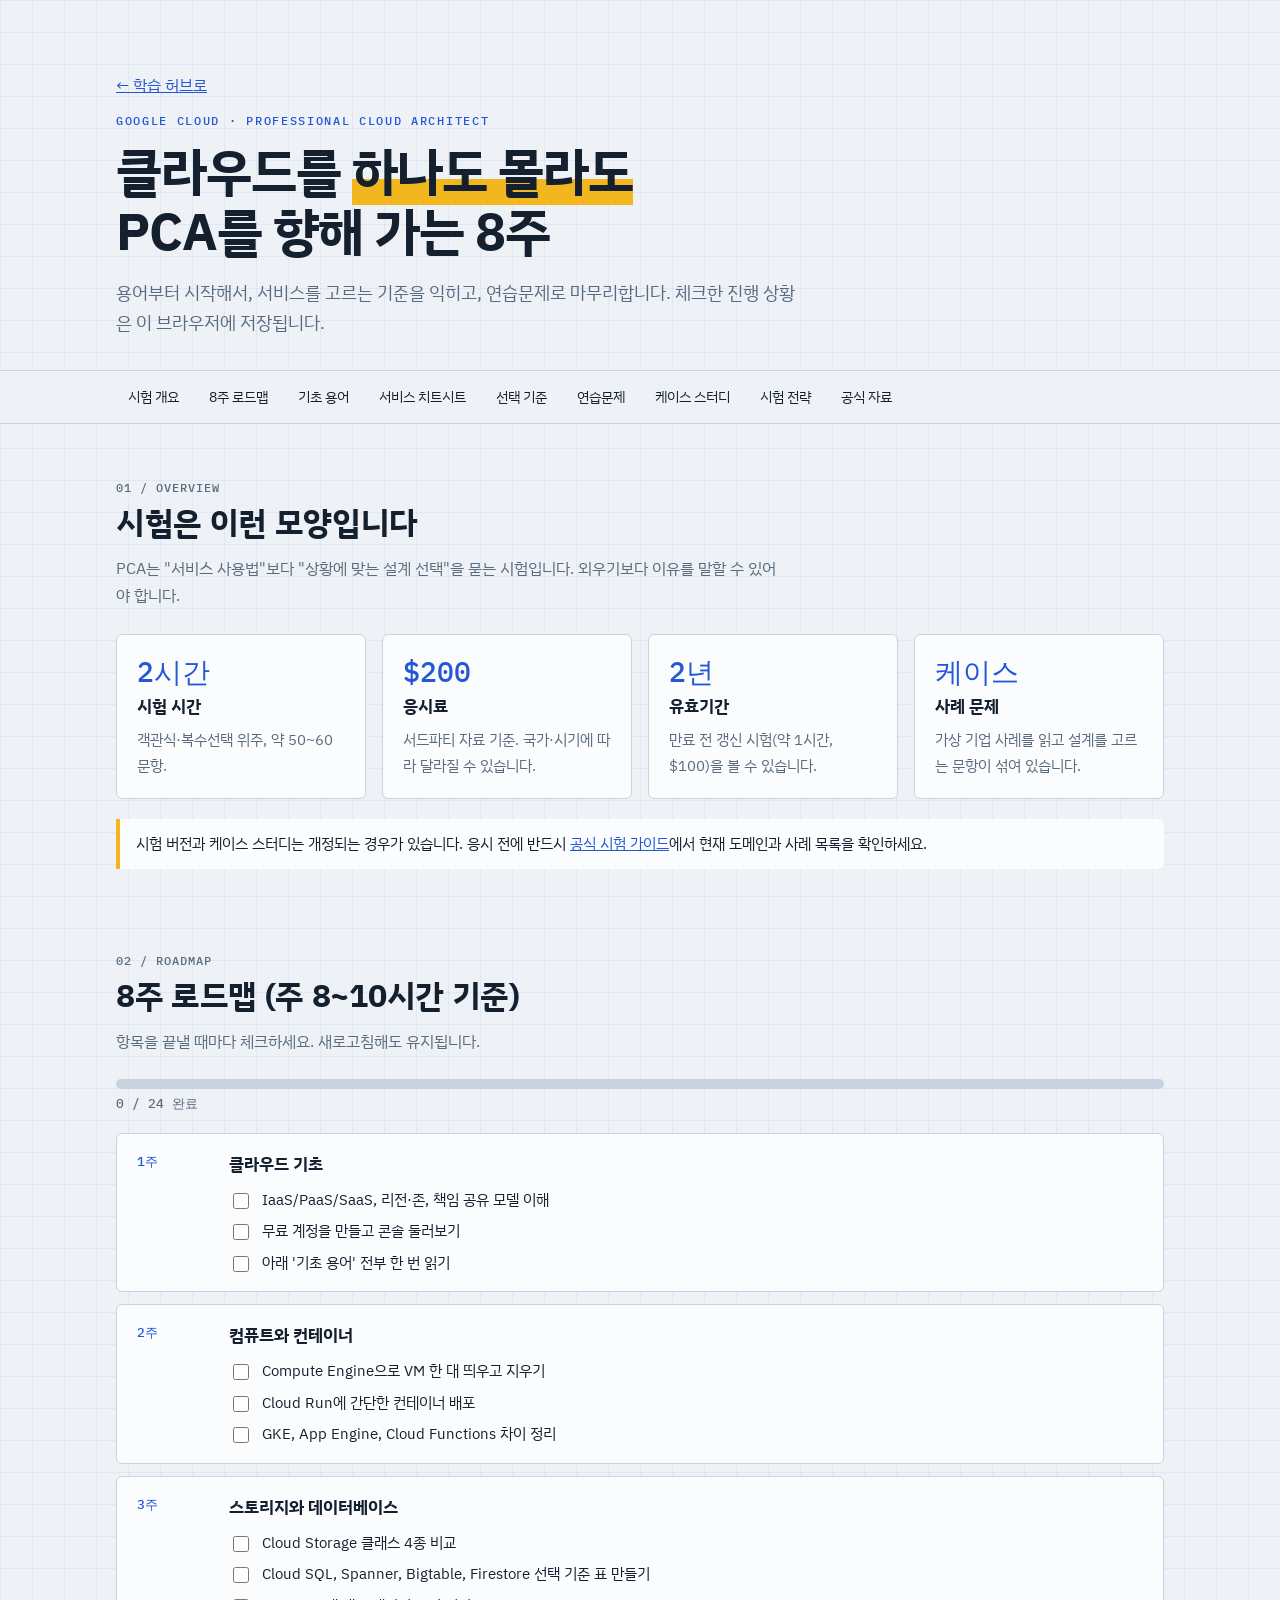
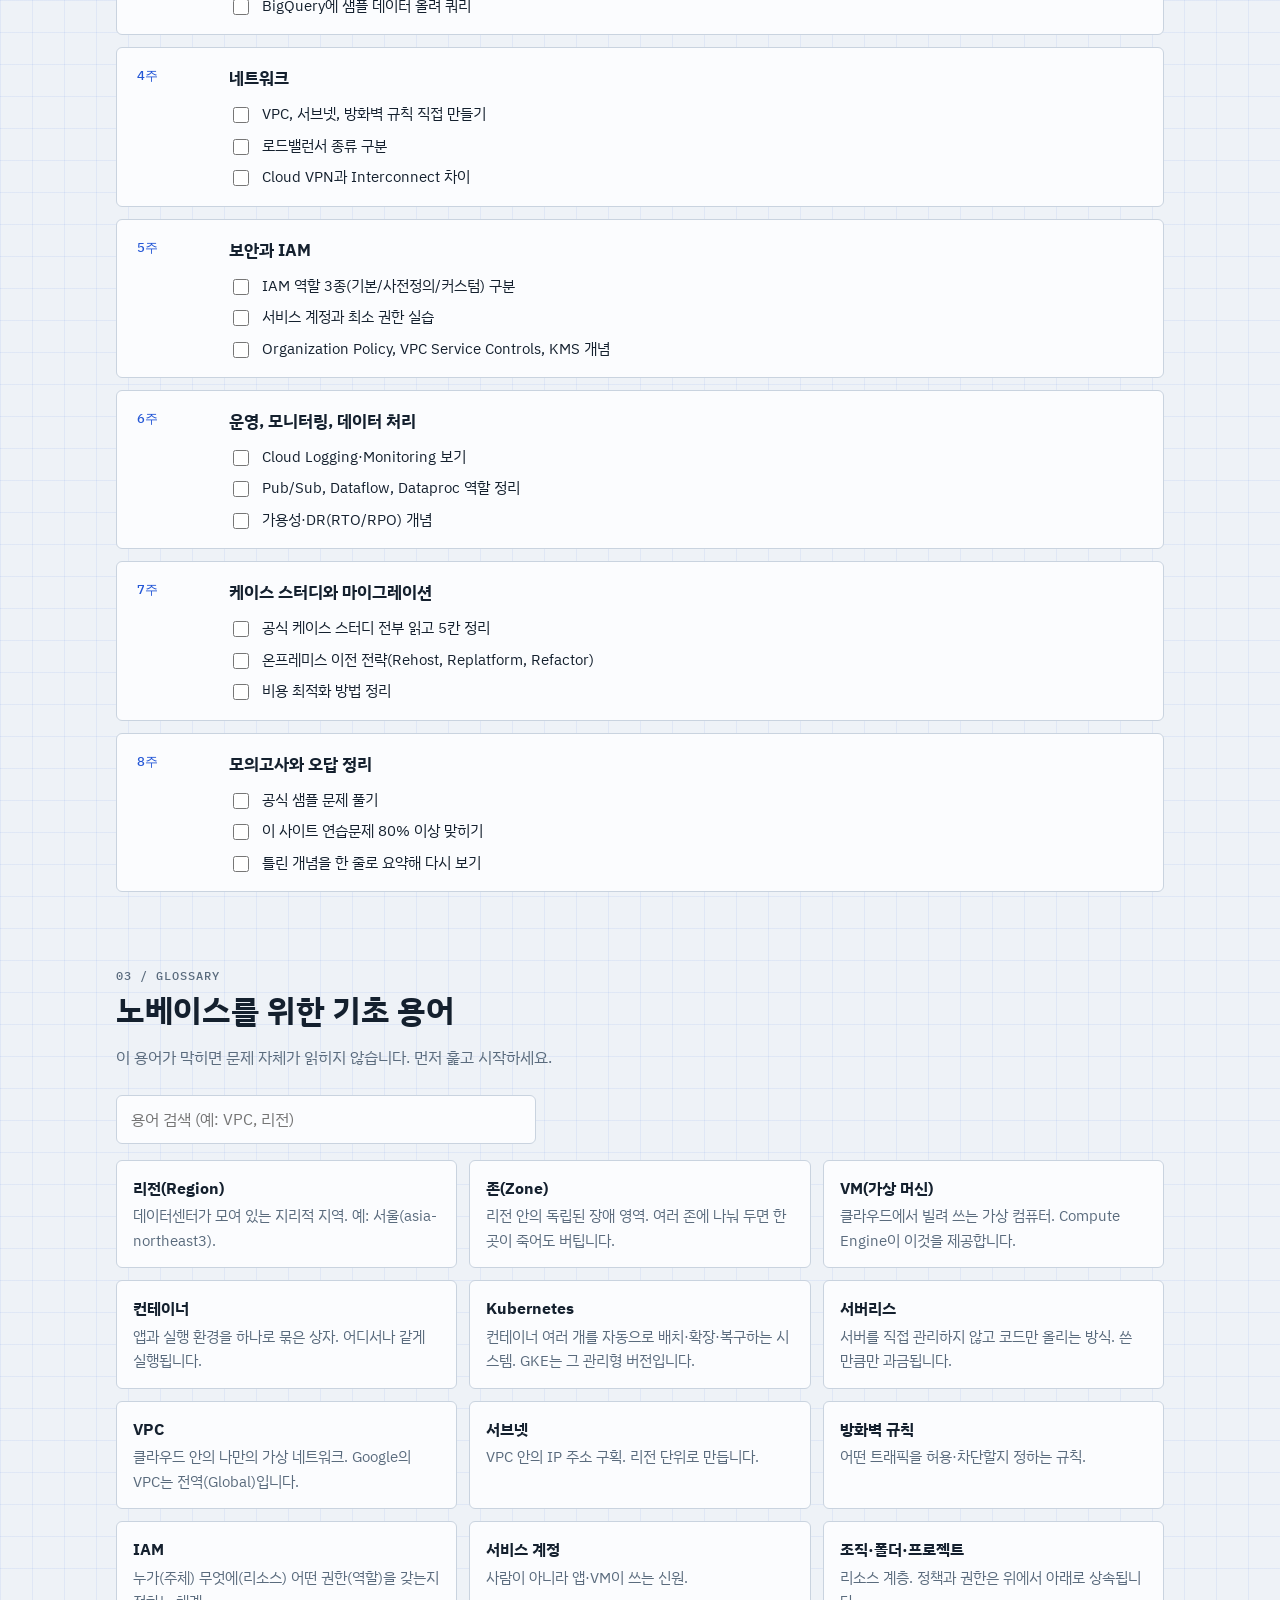
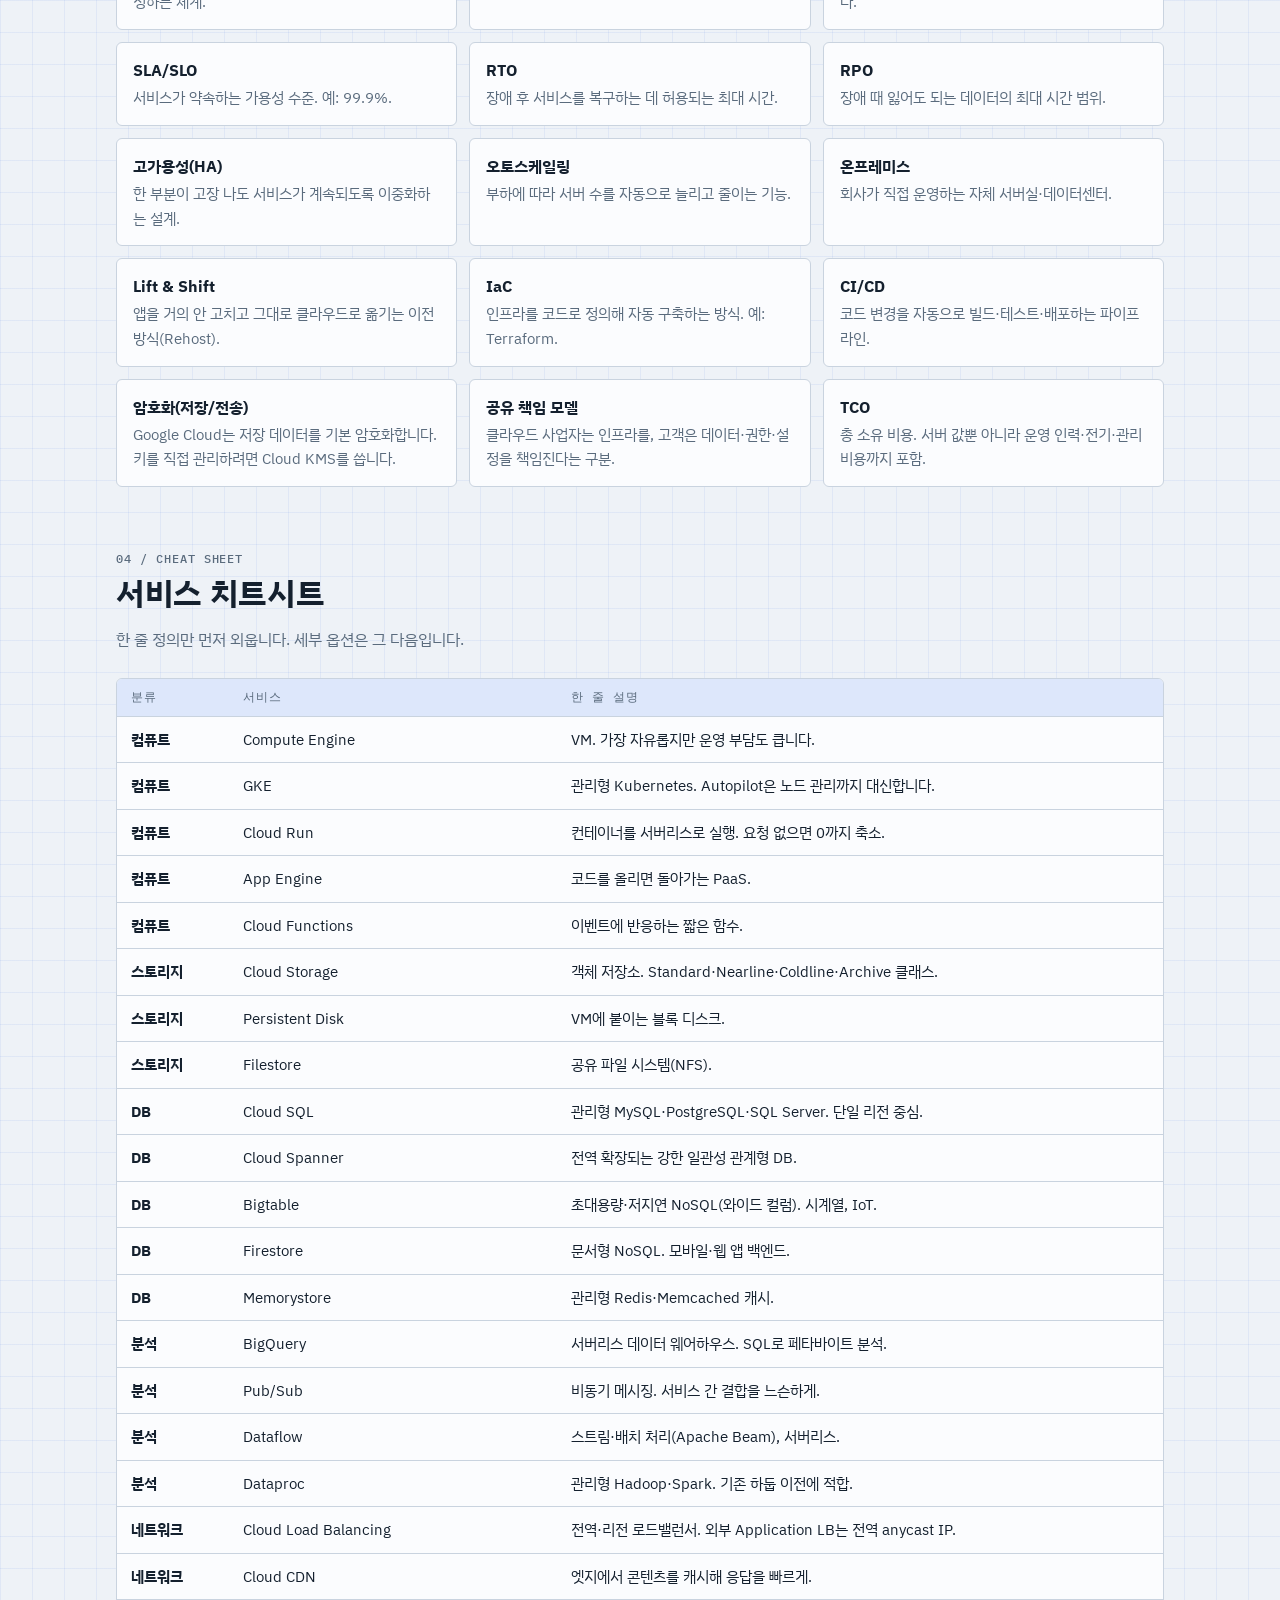
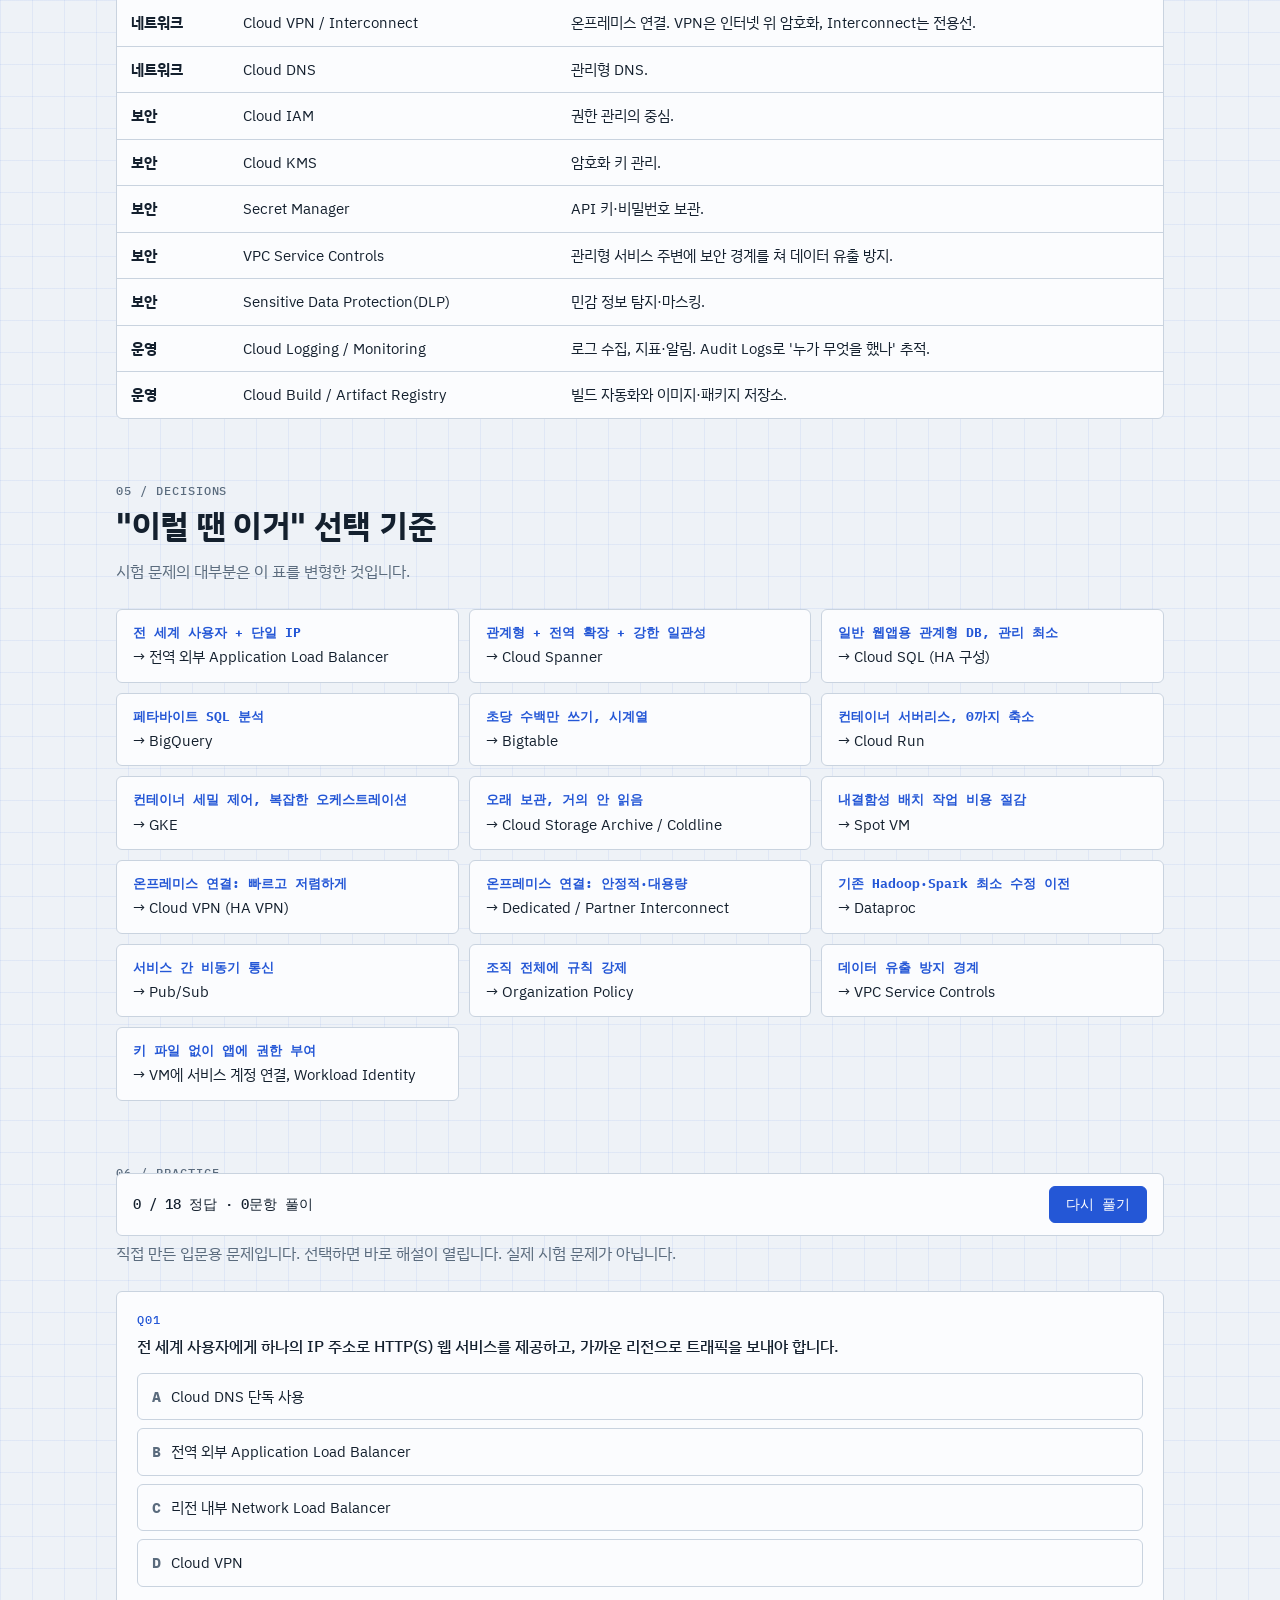
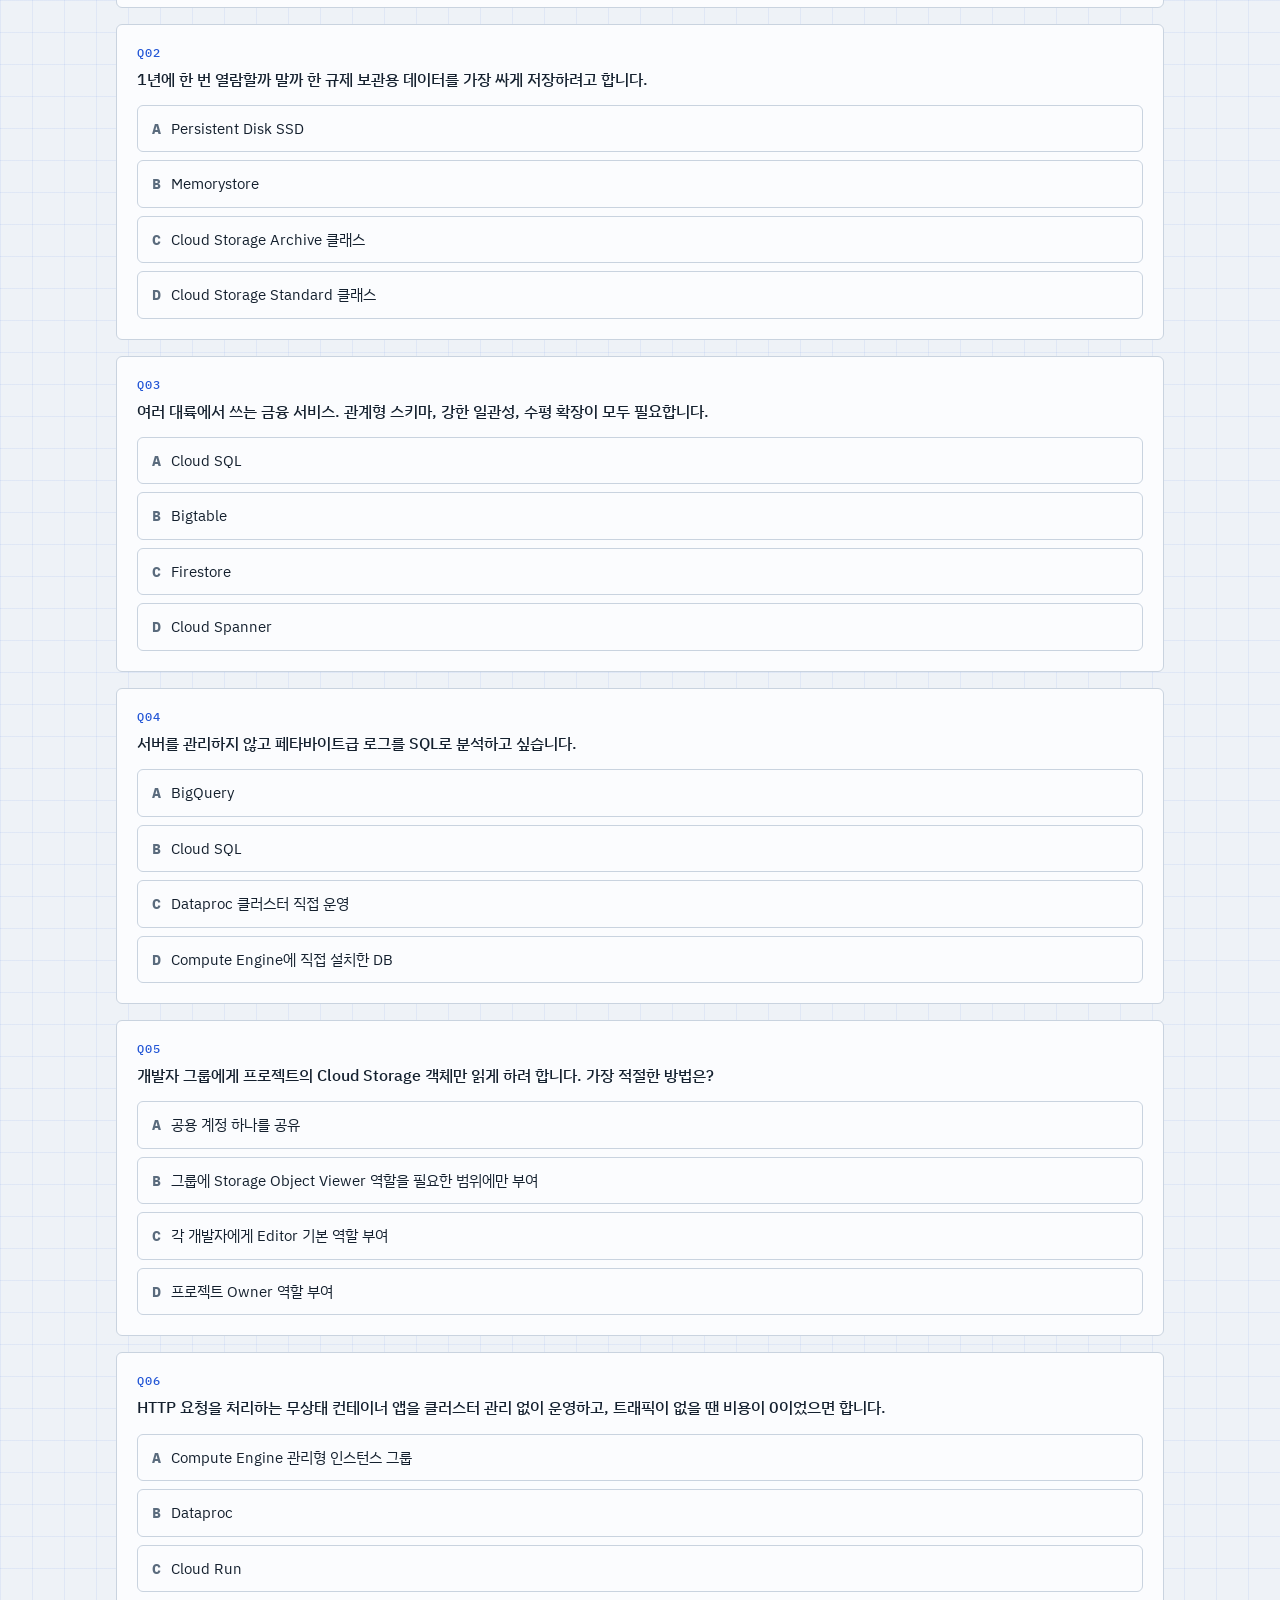
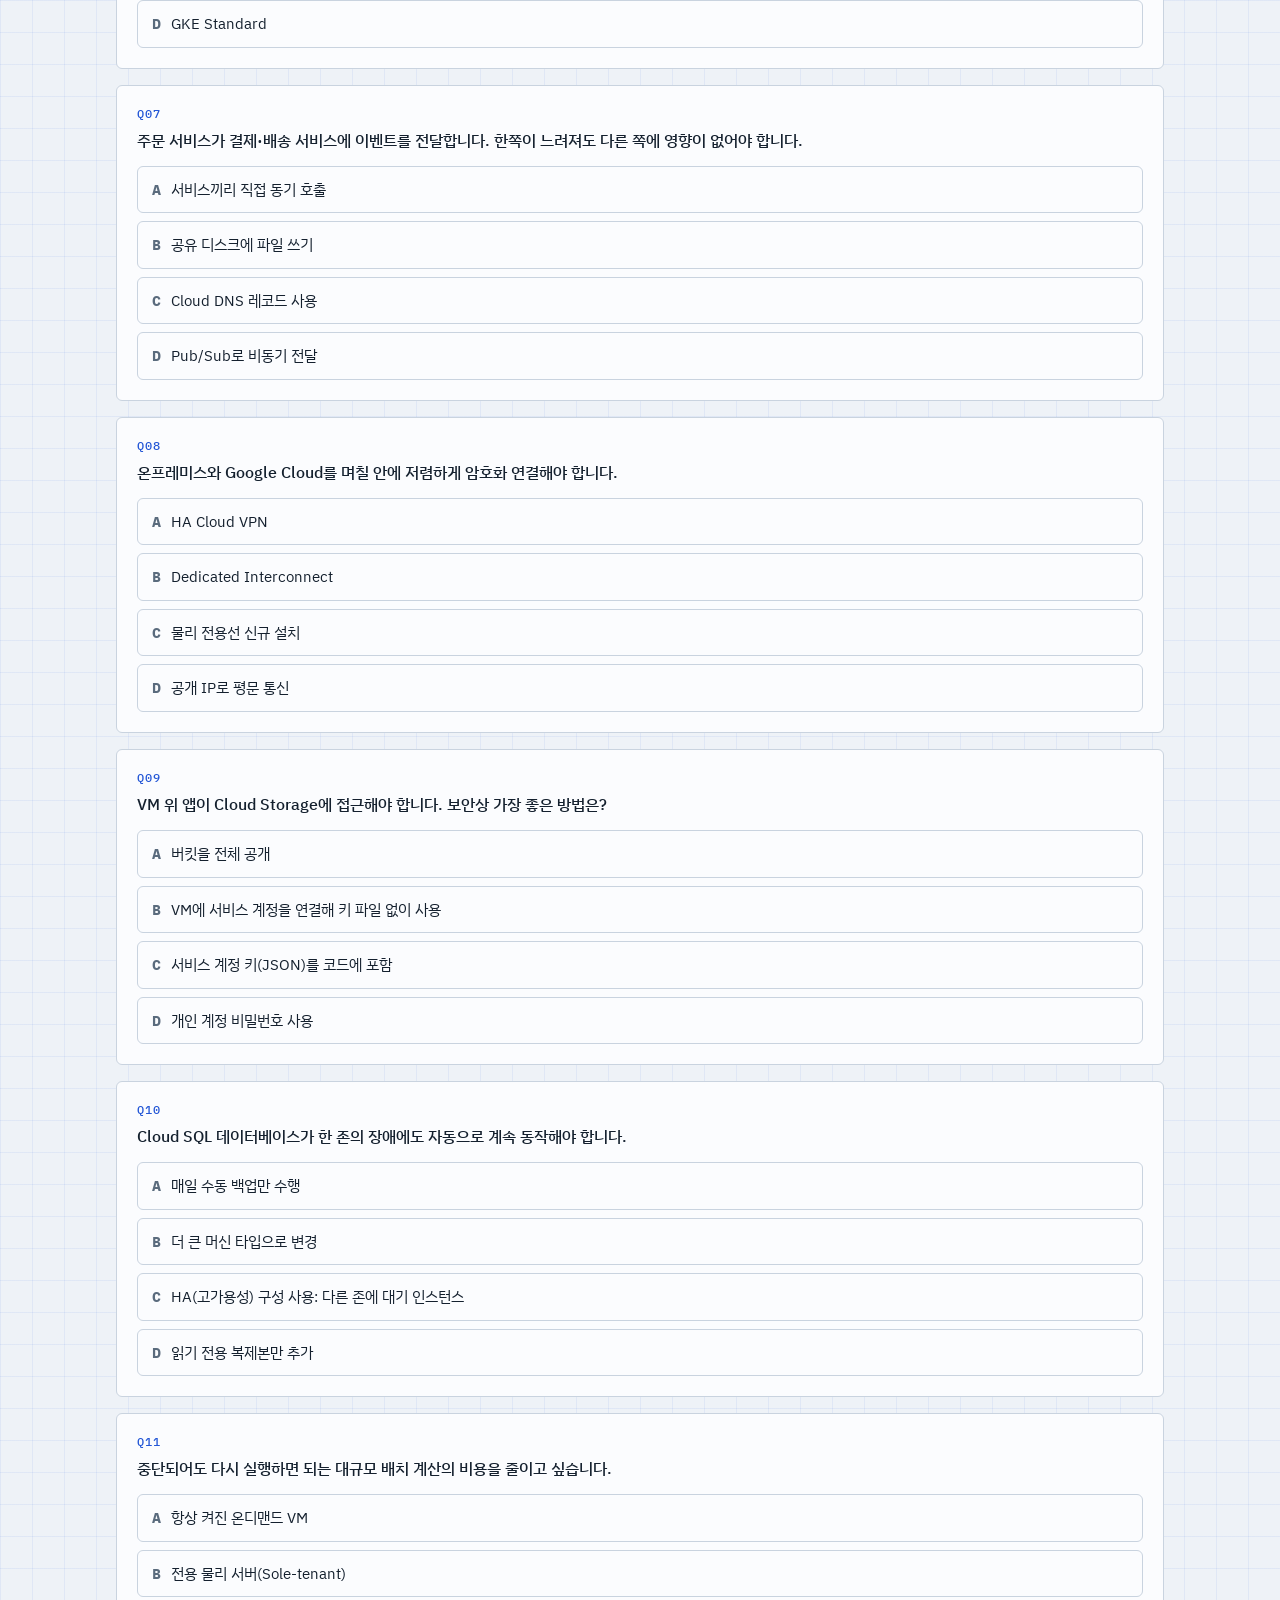
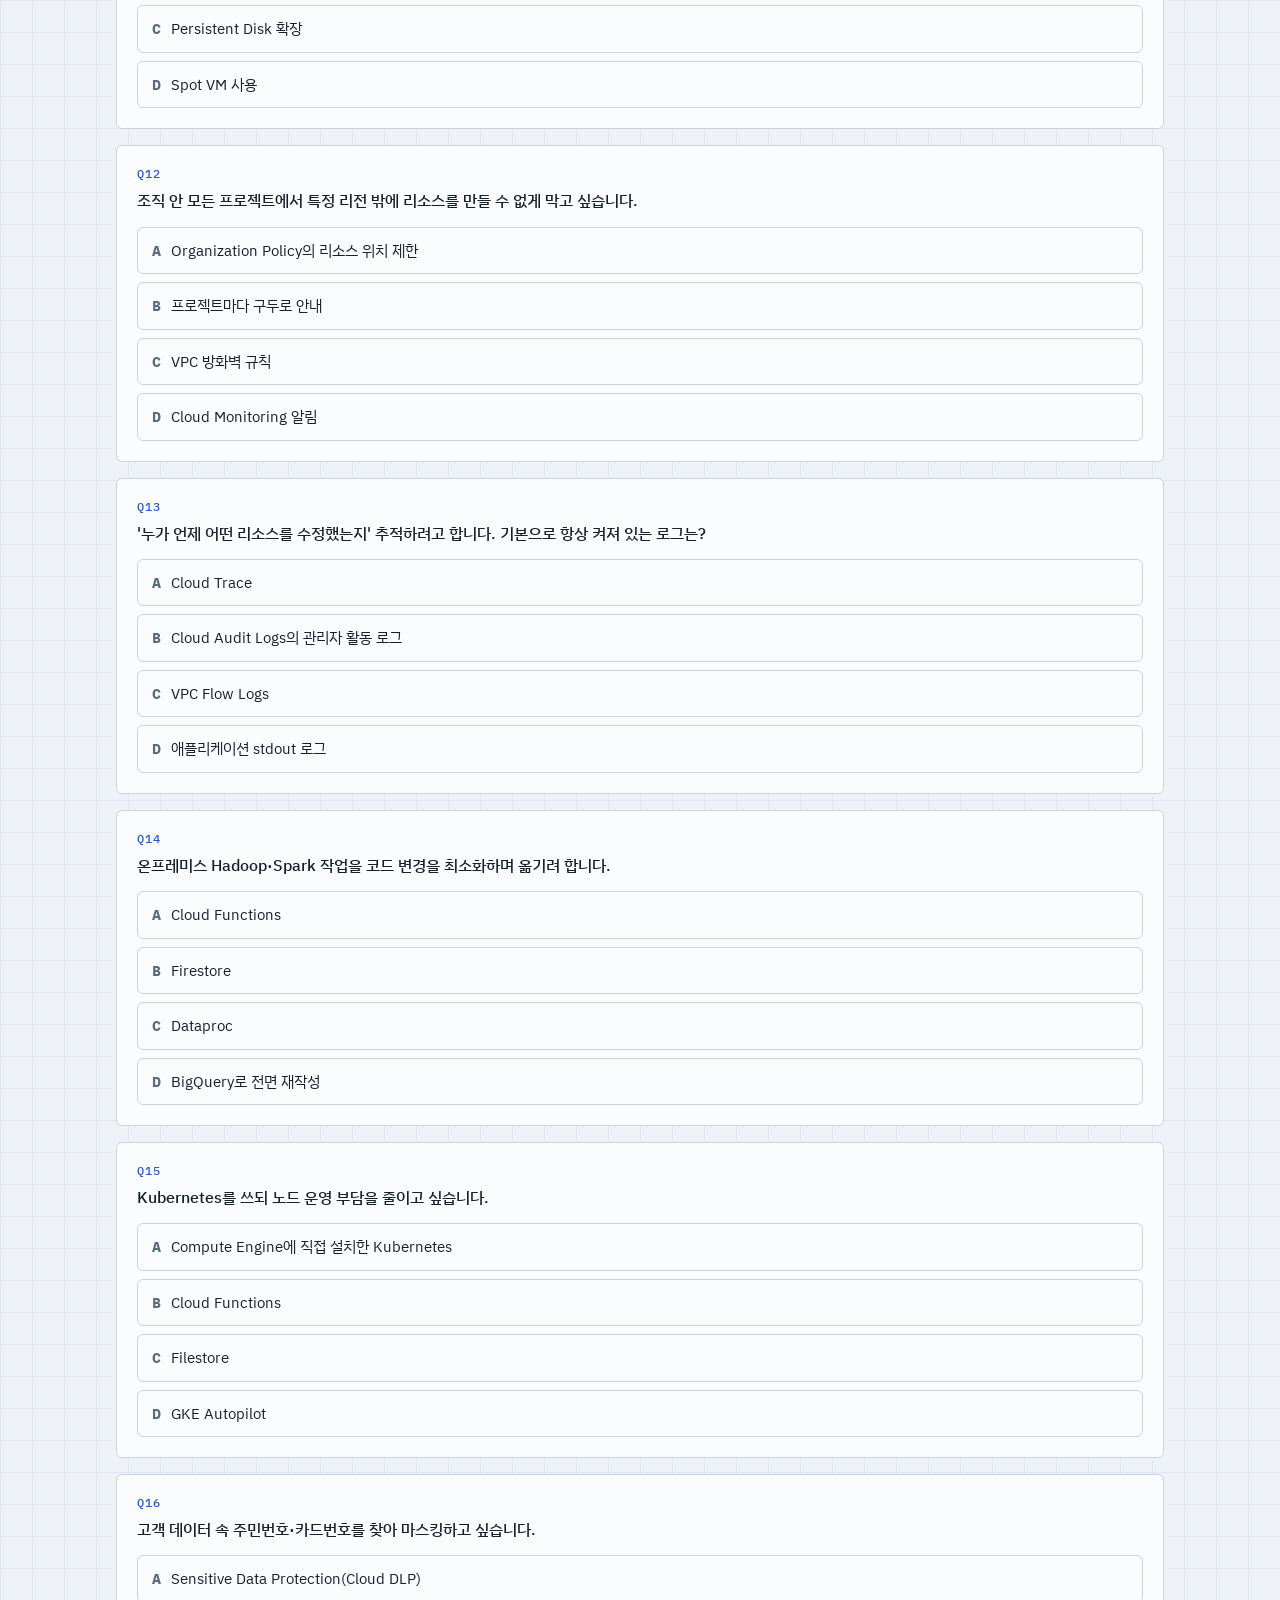
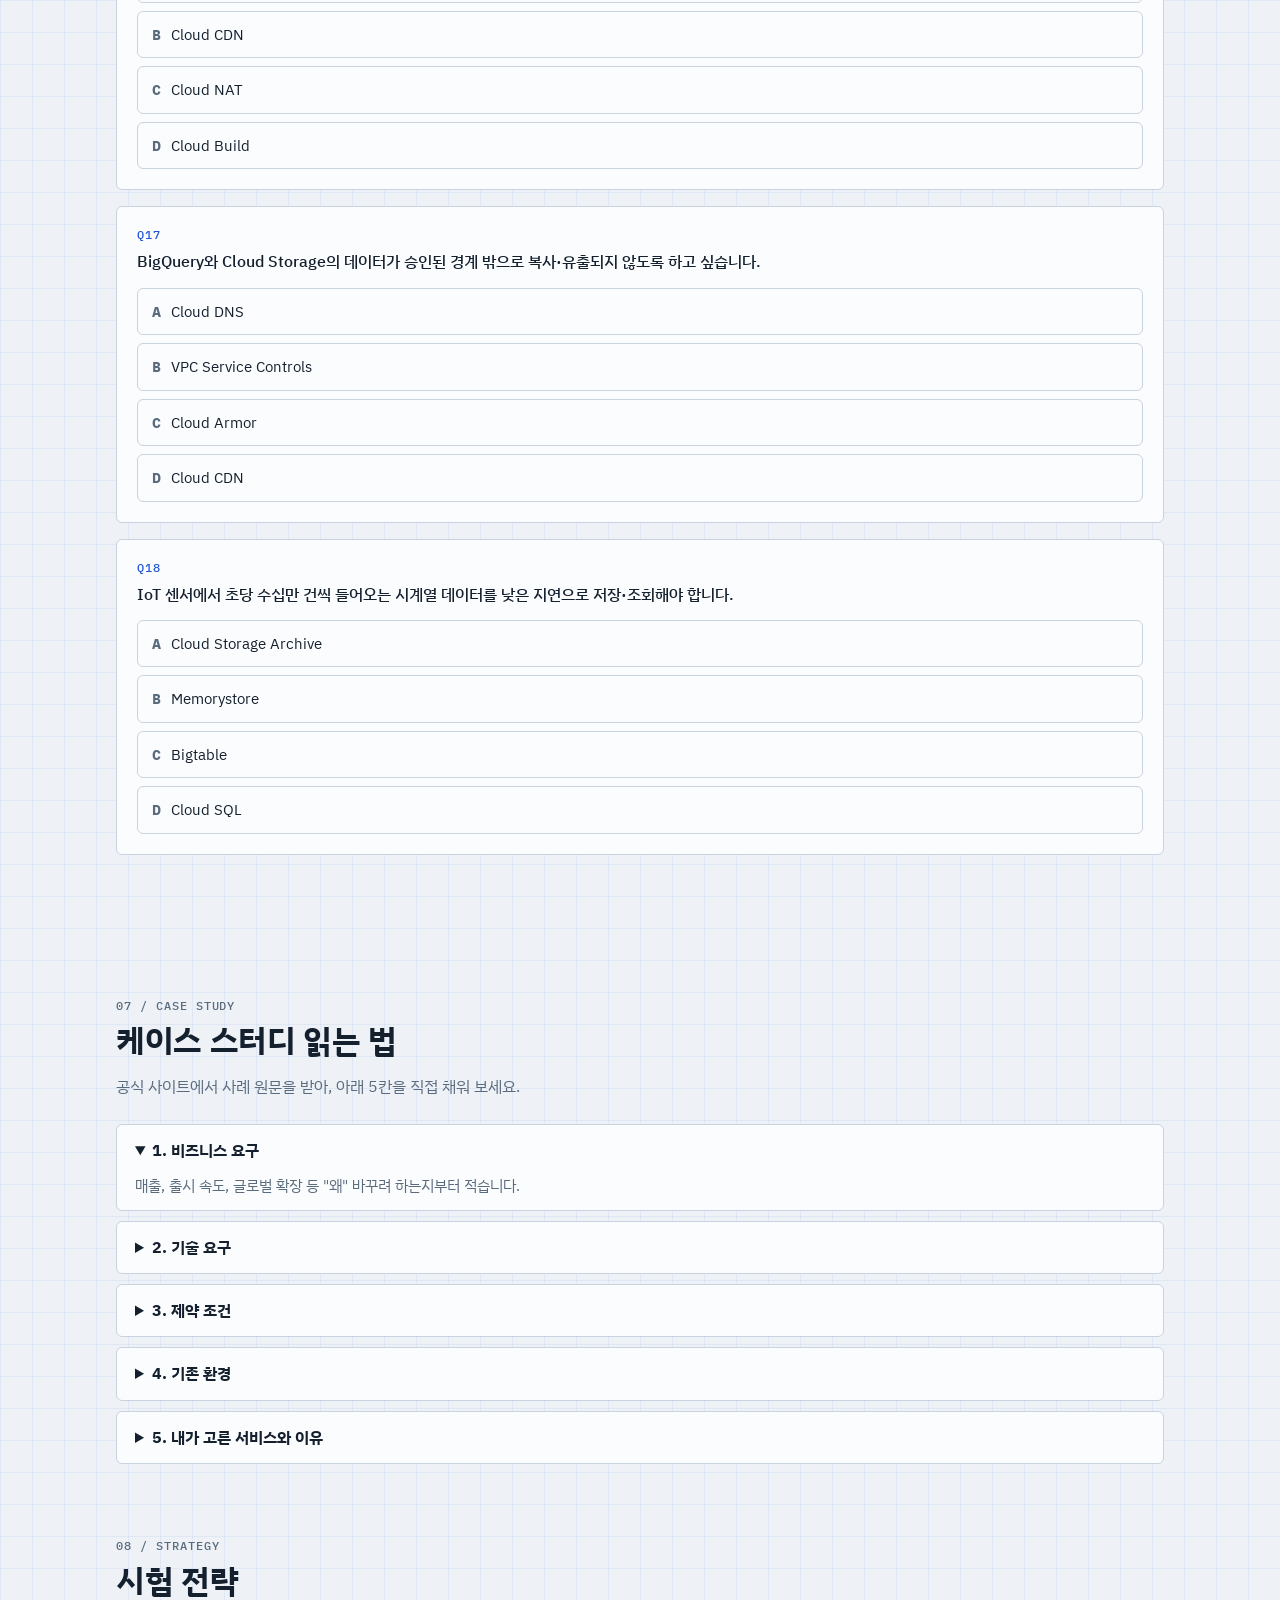
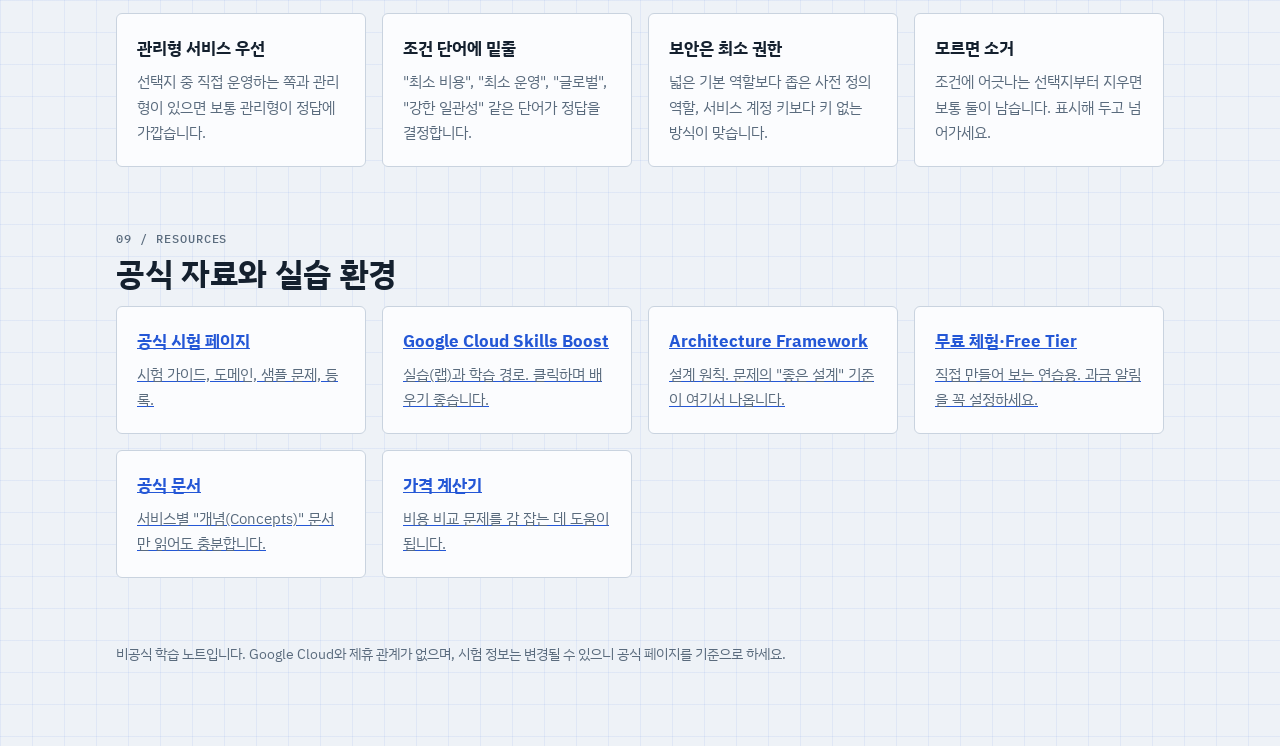
<file: site/guide.html>
<!doctype html>
<html lang="ko">
<head>
<meta charset="utf-8">
<meta name="viewport" content="width=device-width, initial-scale=1">
<title>PCA 노베이스 합격 노트</title>
<meta name="description" content="클라우드를 처음 접하는 사람을 위한 Google Cloud Professional Cloud Architect 시험 준비 사이트. 로드맵, 용어, 서비스 치트시트, 연습문제.">
<link rel="preconnect" href="https://fonts.googleapis.com">
<link rel="preconnect" href="https://fonts.gstatic.com" crossorigin>
<link href="https://fonts.googleapis.com/css2?family=IBM+Plex+Mono:wght@400;500&family=IBM+Plex+Sans+KR:wght@400;500;700&display=swap" rel="stylesheet">
<style>
/* 레이아웃: 제도용 모눈 위에 놓인 설계도 한 장. 좌측 고정 목차 + 본문 */
:root{
  --paper:#eef2f7; --card:#fbfcfe; --ink:#14202e; --muted:#5a6b7d;
  --line:#c9d3df; --blue:#2457d6; --blue-soft:#dde7fb; --mark:#f2b61f;
  --ok:#17803d; --ok-soft:#dcf3e4; --bad:#b4271c; --bad-soft:#fbe3e0;
  --grid:rgba(36,87,214,.07);
  --sans:"IBM Plex Sans KR",system-ui,-apple-system,"Noto Sans KR",sans-serif;
  --mono:"IBM Plex Mono",ui-monospace,Menlo,monospace;
}
@media (prefers-color-scheme:dark){:root{
  --paper:#0e1622; --card:#152133; --ink:#e6edf6; --muted:#9bacbf;
  --line:#2a3b52; --blue:#7fa6ff; --blue-soft:#1d2f55; --mark:#f2b61f;
  --ok:#5fd18a; --ok-soft:#14352399; --bad:#ff8c80; --bad-soft:#4a1d19aa;
  --grid:rgba(127,166,255,.07); color-scheme:dark;}}
*{box-sizing:border-box}
html{scroll-behavior:smooth}
body{margin:0;background:var(--paper);color:var(--ink);font:16px/1.7 var(--sans);
  background-image:linear-gradient(var(--grid) 1px,transparent 1px),linear-gradient(90deg,var(--grid) 1px,transparent 1px);
  background-size:32px 32px}
a{color:var(--blue)}
.wrap{max-width:1080px;margin:0 auto;padding:0 max(16px,env(safe-area-inset-left,0px))}
header.top{padding-block:56px 32px}
.eyebrow{font:500 12px/1 var(--mono);letter-spacing:.14em;text-transform:uppercase;color:var(--blue)}
h1{font-size:clamp(30px,6vw,52px);line-height:1.15;margin:14px 0 16px;text-wrap:balance;letter-spacing:-.02em}
h1 mark{background:linear-gradient(transparent 62%,var(--mark) 62%);color:inherit}
.lead{max-width:62ch;color:var(--muted);font-size:18px;margin:0}
nav.toc{position:sticky;top:0;z-index:5;background:color-mix(in srgb,var(--paper) 92%,transparent);backdrop-filter:blur(6px);border-block:1px solid var(--line)}
nav.toc .wrap{display:flex;gap:6px;overflow-x:auto;padding-block:8px}
nav.toc a{white-space:nowrap;text-decoration:none;color:var(--ink);font-size:14px;padding:6px 12px;border-radius:999px}
nav.toc a:hover{background:var(--blue-soft)}
section{padding-block:56px 8px;scroll-margin-top:48px}
h2{font-size:clamp(24px,4vw,32px);margin:0 0 6px;letter-spacing:-.01em;text-wrap:balance}
.sub{color:var(--muted);margin:0 0 24px;max-width:66ch}
.tag{font:500 12px var(--mono);color:var(--muted);letter-spacing:.08em}
.grid{display:grid;gap:16px;grid-template-columns:repeat(auto-fit,minmax(240px,1fr))}
.card{background:var(--card);border:1px solid var(--line);border-radius:6px;padding:20px;min-width:0}
.card h3{margin:0 0 6px;font-size:17px}
.card p{margin:0;color:var(--muted);font-size:15px}
.big{font:500 28px/1.2 var(--mono);color:var(--blue);margin-bottom:4px}
.note{border-left:4px solid var(--mark);background:var(--card);padding:12px 16px;margin:20px 0;font-size:15px;border-radius:0 6px 6px 0}
/* roadmap */
.week{display:grid;grid-template-columns:76px 1fr;gap:16px;background:var(--card);border:1px solid var(--line);border-radius:6px;padding:16px 20px;margin-bottom:12px}
.week .w{font:500 13px var(--mono);color:var(--blue);padding-top:3px}
.week h3{margin:0 0 4px;font-size:17px}
.week ul{margin:8px 0 0;padding:0;list-style:none;display:grid;gap:6px}
.week label{display:flex;gap:10px;align-items:flex-start;cursor:pointer;font-size:15px}
.week input{margin-top:6px;accent-color:var(--blue);width:16px;height:16px;flex:none}
.week input:checked+span{color:var(--muted);text-decoration:line-through}
.bar{height:10px;background:var(--line);border-radius:5px;overflow:hidden;margin:0 0 6px}
.bar i{display:block;height:100%;width:0;background:var(--blue);transition:width .3s}
.progress{font:500 13px var(--mono);color:var(--muted);margin-bottom:20px}
/* tables */
.tw{overflow-x:auto;border:1px solid var(--line);border-radius:6px;background:var(--card)}
table{border-collapse:collapse;width:100%;min-width:640px;font-size:15px}
th,td{padding:10px 14px;text-align:left;border-bottom:1px solid var(--line);vertical-align:top}
th{font:500 12px var(--mono);letter-spacing:.08em;text-transform:uppercase;color:var(--muted);background:var(--blue-soft)}
tr:last-child td{border-bottom:0}
td:first-child{font-weight:700;white-space:nowrap}
code{font:14px var(--mono);background:var(--blue-soft);padding:1px 6px;border-radius:3px}
/* glossary */
.search{width:100%;max-width:420px;padding:10px 14px;font:inherit;border:1px solid var(--line);border-radius:6px;background:var(--card);color:var(--ink);margin-bottom:16px}
.gl{display:grid;gap:12px;grid-template-columns:repeat(auto-fill,minmax(280px,1fr))}
.gl dl{margin:0}.gl .card{padding:14px 16px}
.gl dt{font-weight:700}.gl dd{margin:2px 0 0;color:var(--muted);font-size:14.5px}
/* quiz */
.q{background:var(--card);border:1px solid var(--line);border-radius:6px;padding:20px;margin-bottom:16px}
.q .n{font:500 12px var(--mono);color:var(--blue);letter-spacing:.1em}
.q p{margin:6px 0 12px;font-weight:500}
.opts{display:grid;gap:8px}
.opt{display:flex;gap:10px;text-align:left;width:100%;padding:10px 14px;font:inherit;font-size:15px;color:var(--ink);background:transparent;border:1px solid var(--line);border-radius:6px;cursor:pointer}
.opt:hover:not(:disabled){border-color:var(--blue);background:var(--blue-soft)}
.opt:focus-visible,a:focus-visible,.btn:focus-visible,input:focus-visible,summary:focus-visible{outline:3px solid var(--blue);outline-offset:2px}
.opt b{font-family:var(--mono);color:var(--muted)}
.opt.ok{background:var(--ok-soft);border-color:var(--ok)}
.opt.bad{background:var(--bad-soft);border-color:var(--bad)}
.exp{margin-top:12px;font-size:14.5px;color:var(--muted);display:none}
.q.done .exp{display:block}
.score{position:sticky;bottom:0;margin-top:8px;background:var(--card);border:1px solid var(--line);border-radius:6px;padding:12px 16px;display:flex;justify-content:space-between;align-items:center;gap:12px;flex-wrap:wrap;font:500 14px var(--mono)}
.btn{font:inherit;font-size:14px;padding:8px 16px;border-radius:6px;border:1px solid var(--blue);background:var(--blue);color:#fff;cursor:pointer}
@media (prefers-color-scheme:dark){.btn{color:#0e1622}}
/* decision list */
.dec{display:grid;gap:10px;grid-template-columns:repeat(auto-fit,minmax(300px,1fr))}
.dec div{background:var(--card);border:1px solid var(--line);border-radius:6px;padding:12px 16px;font-size:15px;min-width:0}
.dec b{display:block;color:var(--blue);font-family:var(--mono);font-size:13px}
details{background:var(--card);border:1px solid var(--line);border-radius:6px;padding:12px 18px;margin-bottom:10px}
summary{cursor:pointer;font-weight:700}
details p,details ul{color:var(--muted);font-size:15px;margin:8px 0 0}
footer{padding-block:56px 80px;color:var(--muted);font-size:14px}
@media (max-width:560px){.week{grid-template-columns:1fr;gap:4px}}
@media (prefers-reduced-motion:reduce){html{scroll-behavior:auto}.bar i{transition:none}}
</style>
</head>
<body>
<header class="top"><div class="wrap"><p><a href="./">← 학습 허브로</a></p>
  <div class="eyebrow">Google Cloud · Professional Cloud Architect</div>
  <h1>클라우드를 <mark>하나도 몰라도</mark><br>PCA를 향해 가는 8주</h1>
  <p class="lead">용어부터 시작해서, 서비스를 고르는 기준을 익히고, 연습문제로 마무리합니다. 체크한 진행 상황은 이 브라우저에 저장됩니다.</p>
</div></header>

<nav class="toc"><div class="wrap">
  <a href="#exam">시험 개요</a><a href="#roadmap">8주 로드맵</a><a href="#terms">기초 용어</a>
  <a href="#services">서비스 치트시트</a><a href="#decide">선택 기준</a><a href="#quiz">연습문제</a>
  <a href="#cases">케이스 스터디</a><a href="#tips">시험 전략</a><a href="#links">공식 자료</a>
</div></nav>

<main class="wrap">

<section id="exam">
  <div class="tag">01 / OVERVIEW</div>
  <h2>시험은 이런 모양입니다</h2>
  <p class="sub">PCA는 "서비스 사용법"보다 "상황에 맞는 설계 선택"을 묻는 시험입니다. 외우기보다 이유를 말할 수 있어야 합니다.</p>
  <div class="grid">
    <div class="card"><div class="big">2시간</div><h3>시험 시간</h3><p>객관식·복수선택 위주, 약 50~60문항.</p></div>
    <div class="card"><div class="big">$200</div><h3>응시료</h3><p>서드파티 자료 기준. 국가·시기에 따라 달라질 수 있습니다.</p></div>
    <div class="card"><div class="big">2년</div><h3>유효기간</h3><p>만료 전 갱신 시험(약 1시간, $100)을 볼 수 있습니다.</p></div>
    <div class="card"><div class="big">케이스</div><h3>사례 문제</h3><p>가상 기업 사례를 읽고 설계를 고르는 문항이 섞여 있습니다.</p></div>
  </div>
  <div class="note">시험 버전과 케이스 스터디는 개정되는 경우가 있습니다. 응시 전에 반드시 <a href="https://cloud.google.com/learn/certification/cloud-architect" target="_blank" rel="noopener">공식 시험 가이드</a>에서 현재 도메인과 사례 목록을 확인하세요.</div>
</section>

<section id="roadmap">
  <div class="tag">02 / ROADMAP</div>
  <h2>8주 로드맵 (주 8~10시간 기준)</h2>
  <p class="sub">항목을 끝낼 때마다 체크하세요. 새로고침해도 유지됩니다.</p>
  <div class="bar" aria-hidden="true"><i id="pbar"></i></div>
  <div class="progress" id="ptxt">0 / 0 완료</div>
  <div id="weeks"></div>
</section>

<section id="terms">
  <div class="tag">03 / GLOSSARY</div>
  <h2>노베이스를 위한 기초 용어</h2>
  <p class="sub">이 용어가 막히면 문제 자체가 읽히지 않습니다. 먼저 훑고 시작하세요.</p>
  <input class="search" id="gs" type="search" placeholder="용어 검색 (예: VPC, 리전)" aria-label="용어 검색">
  <div class="gl" id="gl"></div>
</section>

<section id="services">
  <div class="tag">04 / CHEAT SHEET</div>
  <h2>서비스 치트시트</h2>
  <p class="sub">한 줄 정의만 먼저 외웁니다. 세부 옵션은 그 다음입니다.</p>
  <div class="tw"><table>
    <thead><tr><th>분류</th><th>서비스</th><th>한 줄 설명</th></tr></thead>
    <tbody id="svc"></tbody>
  </table></div>
</section>

<section id="decide">
  <div class="tag">05 / DECISIONS</div>
  <h2>"이럴 땐 이거" 선택 기준</h2>
  <p class="sub">시험 문제의 대부분은 이 표를 변형한 것입니다.</p>
  <div class="dec" id="dec"></div>
</section>

<section id="quiz">
  <div class="tag">06 / PRACTICE</div>
  <h2>연습문제 18문항</h2>
  <p class="sub">직접 만든 입문용 문제입니다. 선택하면 바로 해설이 열립니다. 실제 시험 문제가 아닙니다.</p>
  <div id="qs"></div>
  <div class="score"><span id="sc">0 / 18 정답</span><button class="btn" id="reset" type="button">다시 풀기</button></div>
</section>

<section id="cases">
  <div class="tag">07 / CASE STUDY</div>
  <h2>케이스 스터디 읽는 법</h2>
  <p class="sub">공식 사이트에서 사례 원문을 받아, 아래 5칸을 직접 채워 보세요.</p>
  <details open><summary>1. 비즈니스 요구</summary><p>매출, 출시 속도, 글로벌 확장 등 "왜" 바꾸려 하는지부터 적습니다.</p></details>
  <details><summary>2. 기술 요구</summary><p>가용성(SLA), 지연 시간, 확장성, 기존 시스템과의 연동 같은 숫자와 조건을 뽑습니다.</p></details>
  <details><summary>3. 제약 조건</summary><p>규제(개인정보, 의료), 예산, 인력 부족, 데이터 위치 제한 등. 정답을 가르는 단서인 경우가 많습니다.</p></details>
  <details><summary>4. 기존 환경</summary><p>온프레미스 서버, 기존 DB, 레거시 앱. 이전(마이그레이션) 방식이 여기서 정해집니다.</p></details>
  <details><summary>5. 내가 고른 서비스와 이유</summary><p>"관리형 우선, 운영 부담 최소, 보안은 최소 권한" 원칙으로 고르고, 이유를 한 문장으로 적습니다.</p></details>
</section>

<section id="tips">
  <div class="tag">08 / STRATEGY</div>
  <h2>시험 전략</h2>
  <div class="grid">
    <div class="card"><h3>관리형 서비스 우선</h3><p>선택지 중 직접 운영하는 쪽과 관리형이 있으면 보통 관리형이 정답에 가깝습니다.</p></div>
    <div class="card"><h3>조건 단어에 밑줄</h3><p>"최소 비용", "최소 운영", "글로벌", "강한 일관성" 같은 단어가 정답을 결정합니다.</p></div>
    <div class="card"><h3>보안은 최소 권한</h3><p>넓은 기본 역할보다 좁은 사전 정의 역할, 서비스 계정 키보다 키 없는 방식이 맞습니다.</p></div>
    <div class="card"><h3>모르면 소거</h3><p>조건에 어긋나는 선택지부터 지우면 보통 둘이 남습니다. 표시해 두고 넘어가세요.</p></div>
  </div>
</section>

<section id="links">
  <div class="tag">09 / RESOURCES</div>
  <h2>공식 자료와 실습 환경</h2>
  <div class="grid">
    <a class="card" href="https://cloud.google.com/learn/certification/cloud-architect" target="_blank" rel="noopener"><h3>공식 시험 페이지</h3><p>시험 가이드, 도메인, 샘플 문제, 등록.</p></a>
    <a class="card" href="https://www.cloudskillsboost.google/" target="_blank" rel="noopener"><h3>Google Cloud Skills Boost</h3><p>실습(랩)과 학습 경로. 클릭하며 배우기 좋습니다.</p></a>
    <a class="card" href="https://cloud.google.com/architecture/framework" target="_blank" rel="noopener"><h3>Architecture Framework</h3><p>설계 원칙. 문제의 "좋은 설계" 기준이 여기서 나옵니다.</p></a>
    <a class="card" href="https://cloud.google.com/free" target="_blank" rel="noopener"><h3>무료 체험·Free Tier</h3><p>직접 만들어 보는 연습용. 과금 알림을 꼭 설정하세요.</p></a>
    <a class="card" href="https://cloud.google.com/docs" target="_blank" rel="noopener"><h3>공식 문서</h3><p>서비스별 "개념(Concepts)" 문서만 읽어도 충분합니다.</p></a>
    <a class="card" href="https://cloud.google.com/products/calculator" target="_blank" rel="noopener"><h3>가격 계산기</h3><p>비용 비교 문제를 감 잡는 데 도움이 됩니다.</p></a>
  </div>
</section>

</main>
<footer><div class="wrap">비공식 학습 노트입니다. Google Cloud와 제휴 관계가 없으며, 시험 정보는 변경될 수 있으니 공식 페이지를 기준으로 하세요.</div></footer>

<script>
const weeks=[
["1주","클라우드 기초","IaaS/PaaS/SaaS, 리전·존, 책임 공유 모델 이해|무료 계정을 만들고 콘솔 둘러보기|아래 '기초 용어' 전부 한 번 읽기"],
["2주","컴퓨트와 컨테이너","Compute Engine으로 VM 한 대 띄우고 지우기|Cloud Run에 간단한 컨테이너 배포|GKE, App Engine, Cloud Functions 차이 정리"],
["3주","스토리지와 데이터베이스","Cloud Storage 클래스 4종 비교|Cloud SQL, Spanner, Bigtable, Firestore 선택 기준 표 만들기|BigQuery에 샘플 데이터 올려 쿼리"],
["4주","네트워크","VPC, 서브넷, 방화벽 규칙 직접 만들기|로드밸런서 종류 구분|Cloud VPN과 Interconnect 차이"],
["5주","보안과 IAM","IAM 역할 3종(기본/사전정의/커스텀) 구분|서비스 계정과 최소 권한 실습|Organization Policy, VPC Service Controls, KMS 개념"],
["6주","운영, 모니터링, 데이터 처리","Cloud Logging·Monitoring 보기|Pub/Sub, Dataflow, Dataproc 역할 정리|가용성·DR(RTO/RPO) 개념"],
["7주","케이스 스터디와 마이그레이션","공식 케이스 스터디 전부 읽고 5칸 정리|온프레미스 이전 전략(Rehost, Replatform, Refactor)|비용 최적화 방법 정리"],
["8주","모의고사와 오답 정리","공식 샘플 문제 풀기|이 사이트 연습문제 80% 이상 맞히기|틀린 개념을 한 줄로 요약해 다시 보기"]];
const wk=document.getElementById('weeks');let tot=0;
weeks.forEach((w,i)=>{const items=w[2].split('|');
 wk.insertAdjacentHTML('beforeend',`<div class="week"><div class="w">${w[0]}</div><div><h3>${w[1]}</h3><ul>${items.map((t,j)=>{tot++;return`<li><label><input type="checkbox" data-k="w${i}_${j}"><span>${t}</span></label></li>`}).join('')}</ul></div></div>`)});
function upd(){const c=document.querySelectorAll('#weeks input:checked').length;
 document.getElementById('pbar').style.width=(c/tot*100)+'%';
 document.getElementById('ptxt').textContent=c+' / '+tot+' 완료'}
document.querySelectorAll('#weeks input').forEach(el=>{
 try{el.checked=localStorage.getItem('pca_'+el.dataset.k)==='1'}catch(e){}
 el.addEventListener('change',()=>{try{localStorage.setItem('pca_'+el.dataset.k,el.checked?'1':'0')}catch(e){}upd()})});
upd();

const terms=[
["리전(Region)","데이터센터가 모여 있는 지리적 지역. 예: 서울(asia-northeast3)."],
["존(Zone)","리전 안의 독립된 장애 영역. 여러 존에 나눠 두면 한 곳이 죽어도 버팁니다."],
["VM(가상 머신)","클라우드에서 빌려 쓰는 가상 컴퓨터. Compute Engine이 이것을 제공합니다."],
["컨테이너","앱과 실행 환경을 하나로 묶은 상자. 어디서나 같게 실행됩니다."],
["Kubernetes","컨테이너 여러 개를 자동으로 배치·확장·복구하는 시스템. GKE는 그 관리형 버전입니다."],
["서버리스","서버를 직접 관리하지 않고 코드만 올리는 방식. 쓴 만큼만 과금됩니다."],
["VPC","클라우드 안의 나만의 가상 네트워크. Google의 VPC는 전역(Global)입니다."],
["서브넷","VPC 안의 IP 주소 구획. 리전 단위로 만듭니다."],
["방화벽 규칙","어떤 트래픽을 허용·차단할지 정하는 규칙."],
["IAM","누가(주체) 무엇에(리소스) 어떤 권한(역할)을 갖는지 정하는 체계."],
["서비스 계정","사람이 아니라 앱·VM이 쓰는 신원."],
["조직·폴더·프로젝트","리소스 계층. 정책과 권한은 위에서 아래로 상속됩니다."],
["SLA/SLO","서비스가 약속하는 가용성 수준. 예: 99.9%."],
["RTO","장애 후 서비스를 복구하는 데 허용되는 최대 시간."],
["RPO","장애 때 잃어도 되는 데이터의 최대 시간 범위."],
["고가용성(HA)","한 부분이 고장 나도 서비스가 계속되도록 이중화하는 설계."],
["오토스케일링","부하에 따라 서버 수를 자동으로 늘리고 줄이는 기능."],
["온프레미스","회사가 직접 운영하는 자체 서버실·데이터센터."],
["Lift & Shift","앱을 거의 안 고치고 그대로 클라우드로 옮기는 이전 방식(Rehost)."],
["IaC","인프라를 코드로 정의해 자동 구축하는 방식. 예: Terraform."],
["CI/CD","코드 변경을 자동으로 빌드·테스트·배포하는 파이프라인."],
["암호화(저장/전송)","Google Cloud는 저장 데이터를 기본 암호화합니다. 키를 직접 관리하려면 Cloud KMS를 씁니다."],
["공유 책임 모델","클라우드 사업자는 인프라를, 고객은 데이터·권한·설정을 책임진다는 구분."],
["TCO","총 소유 비용. 서버 값뿐 아니라 운영 인력·전기·관리 비용까지 포함."]];
const gl=document.getElementById('gl');
function rg(q){q=(q||'').toLowerCase();gl.innerHTML=terms.filter(t=>!q||(t[0]+t[1]).toLowerCase().includes(q)).map(t=>`<div class="card"><dl><dt>${t[0]}</dt><dd>${t[1]}</dd></dl></div>`).join('')||'<p class="sub">검색 결과가 없습니다.</p>'}
rg();document.getElementById('gs').addEventListener('input',e=>rg(e.target.value));

const svc=[
["컴퓨트","Compute Engine","VM. 가장 자유롭지만 운영 부담도 큽니다."],
["컴퓨트","GKE","관리형 Kubernetes. Autopilot은 노드 관리까지 대신합니다."],
["컴퓨트","Cloud Run","컨테이너를 서버리스로 실행. 요청 없으면 0까지 축소."],
["컴퓨트","App Engine","코드를 올리면 돌아가는 PaaS."],
["컴퓨트","Cloud Functions","이벤트에 반응하는 짧은 함수."],
["스토리지","Cloud Storage","객체 저장소. Standard·Nearline·Coldline·Archive 클래스."],
["스토리지","Persistent Disk","VM에 붙이는 블록 디스크."],
["스토리지","Filestore","공유 파일 시스템(NFS)."],
["DB","Cloud SQL","관리형 MySQL·PostgreSQL·SQL Server. 단일 리전 중심."],
["DB","Cloud Spanner","전역 확장되는 강한 일관성 관계형 DB."],
["DB","Bigtable","초대용량·저지연 NoSQL(와이드 컬럼). 시계열, IoT."],
["DB","Firestore","문서형 NoSQL. 모바일·웹 앱 백엔드."],
["DB","Memorystore","관리형 Redis·Memcached 캐시."],
["분석","BigQuery","서버리스 데이터 웨어하우스. SQL로 페타바이트 분석."],
["분석","Pub/Sub","비동기 메시징. 서비스 간 결합을 느슨하게."],
["분석","Dataflow","스트림·배치 처리(Apache Beam), 서버리스."],
["분석","Dataproc","관리형 Hadoop·Spark. 기존 하둡 이전에 적합."],
["네트워크","Cloud Load Balancing","전역·리전 로드밸런서. 외부 Application LB는 전역 anycast IP."],
["네트워크","Cloud CDN","엣지에서 콘텐츠를 캐시해 응답을 빠르게."],
["네트워크","Cloud VPN / Interconnect","온프레미스 연결. VPN은 인터넷 위 암호화, Interconnect는 전용선."],
["네트워크","Cloud DNS","관리형 DNS."],
["보안","Cloud IAM","권한 관리의 중심."],
["보안","Cloud KMS","암호화 키 관리."],
["보안","Secret Manager","API 키·비밀번호 보관."],
["보안","VPC Service Controls","관리형 서비스 주변에 보안 경계를 쳐 데이터 유출 방지."],
["보안","Sensitive Data Protection(DLP)","민감 정보 탐지·마스킹."],
["운영","Cloud Logging / Monitoring","로그 수집, 지표·알림. Audit Logs로 '누가 무엇을 했나' 추적."],
["운영","Cloud Build / Artifact Registry","빌드 자동화와 이미지·패키지 저장소."]];
document.getElementById('svc').innerHTML=svc.map(r=>`<tr><td>${r[0]}</td><td>${r[1]}</td><td>${r[2]}</td></tr>`).join('');

const dec=[
["전 세계 사용자 + 단일 IP","전역 외부 Application Load Balancer"],
["관계형 + 전역 확장 + 강한 일관성","Cloud Spanner"],
["일반 웹앱용 관계형 DB, 관리 최소","Cloud SQL (HA 구성)"],
["페타바이트 SQL 분석","BigQuery"],
["초당 수백만 쓰기, 시계열","Bigtable"],
["컨테이너 서버리스, 0까지 축소","Cloud Run"],
["컨테이너 세밀 제어, 복잡한 오케스트레이션","GKE"],
["오래 보관, 거의 안 읽음","Cloud Storage Archive / Coldline"],
["내결함성 배치 작업 비용 절감","Spot VM"],
["온프레미스 연결: 빠르고 저렴하게","Cloud VPN (HA VPN)"],
["온프레미스 연결: 안정적·대용량","Dedicated / Partner Interconnect"],
["기존 Hadoop·Spark 최소 수정 이전","Dataproc"],
["서비스 간 비동기 통신","Pub/Sub"],
["조직 전체에 규칙 강제","Organization Policy"],
["데이터 유출 방지 경계","VPC Service Controls"],
["키 파일 없이 앱에 권한 부여","VM에 서비스 계정 연결, Workload Identity"]];
document.getElementById('dec').innerHTML=dec.map(d=>`<div><b>${d[0]}</b>→ ${d[1]}</div>`).join('');

/* 정답은 항상 첫 번째 보기로 적고, 화면에서는 고정 순서로 섞는다 */
const Q=[
["전 세계 사용자에게 하나의 IP 주소로 HTTP(S) 웹 서비스를 제공하고, 가까운 리전으로 트래픽을 보내야 합니다.","전역 외부 Application Load Balancer","리전 내부 Network Load Balancer","Cloud VPN","Cloud DNS 단독 사용","전역 외부 Application LB는 anycast IP 하나로 사용자를 가장 가까운 정상 백엔드로 보냅니다."],
["1년에 한 번 열람할까 말까 한 규제 보관용 데이터를 가장 싸게 저장하려고 합니다.","Cloud Storage Archive 클래스","Cloud Storage Standard 클래스","Persistent Disk SSD","Memorystore","거의 읽지 않는 장기 보관은 Archive 클래스가 저장 비용이 가장 낮습니다. 대신 조회 비용·최소 보관 기간이 있습니다."],
["여러 대륙에서 쓰는 금융 서비스. 관계형 스키마, 강한 일관성, 수평 확장이 모두 필요합니다.","Cloud Spanner","Cloud SQL","Bigtable","Firestore","Spanner는 전역 분산과 강한 일관성을 갖춘 관계형 DB입니다. Cloud SQL은 이 규모의 수평 확장에 한계가 있습니다."],
["서버를 관리하지 않고 페타바이트급 로그를 SQL로 분석하고 싶습니다.","BigQuery","Cloud SQL","Dataproc 클러스터 직접 운영","Compute Engine에 직접 설치한 DB","BigQuery는 서버리스 데이터 웨어하우스입니다."],
["개발자 그룹에게 프로젝트의 Cloud Storage 객체만 읽게 하려 합니다. 가장 적절한 방법은?","그룹에 Storage Object Viewer 역할을 필요한 범위에만 부여","각 개발자에게 Editor 기본 역할 부여","프로젝트 Owner 역할 부여","공용 계정 하나를 공유","그룹 단위로, 좁은 사전 정의 역할을, 가장 작은 범위에 부여하는 것이 최소 권한 원칙입니다."],
["HTTP 요청을 처리하는 무상태 컨테이너 앱을 클러스터 관리 없이 운영하고, 트래픽이 없을 땐 비용이 0이었으면 합니다.","Cloud Run","GKE Standard","Compute Engine 관리형 인스턴스 그룹","Dataproc","Cloud Run은 서버리스 컨테이너 플랫폼이며 요청이 없으면 인스턴스가 0으로 줄 수 있습니다."],
["주문 서비스가 결제·배송 서비스에 이벤트를 전달합니다. 한쪽이 느려져도 다른 쪽에 영향이 없어야 합니다.","Pub/Sub로 비동기 전달","서비스끼리 직접 동기 호출","공유 디스크에 파일 쓰기","Cloud DNS 레코드 사용","메시지 큐를 사이에 두면 결합이 느슨해지고 한쪽 지연이 전파되지 않습니다."],
["온프레미스와 Google Cloud를 며칠 안에 저렴하게 암호화 연결해야 합니다.","HA Cloud VPN","Dedicated Interconnect","물리 전용선 신규 설치","공개 IP로 평문 통신","VPN은 인터넷 위에 암호화 터널을 빠르게 만듭니다. Interconnect는 설치 기간과 비용이 큽니다."],
["VM 위 앱이 Cloud Storage에 접근해야 합니다. 보안상 가장 좋은 방법은?","VM에 서비스 계정을 연결해 키 파일 없이 사용","서비스 계정 키(JSON)를 코드에 포함","개인 계정 비밀번호 사용","버킷을 전체 공개","키 파일은 유출 위험이 있어, 연결된 서비스 계정이나 Workload Identity 같은 키 없는 방식을 권장합니다."],
["Cloud SQL 데이터베이스가 한 존의 장애에도 자동으로 계속 동작해야 합니다.","HA(고가용성) 구성 사용: 다른 존에 대기 인스턴스","읽기 전용 복제본만 추가","매일 수동 백업만 수행","더 큰 머신 타입으로 변경","HA 구성은 다른 존의 대기 인스턴스로 자동 장애 조치합니다. 읽기 복제본은 부하 분산용이며 자동 장애 조치 목적이 아닙니다."],
["중단되어도 다시 실행하면 되는 대규모 배치 계산의 비용을 줄이고 싶습니다.","Spot VM 사용","항상 켜진 온디맨드 VM","전용 물리 서버(Sole-tenant)","Persistent Disk 확장","Spot VM은 큰 할인을 받는 대신 언제든 회수될 수 있어 내결함성 작업에 적합합니다."],
["조직 안 모든 프로젝트에서 특정 리전 밖에 리소스를 만들 수 없게 막고 싶습니다.","Organization Policy의 리소스 위치 제한","프로젝트마다 구두로 안내","VPC 방화벽 규칙","Cloud Monitoring 알림","Organization Policy로 조직·폴더 수준에서 제약을 강제할 수 있고 하위로 상속됩니다."],
["'누가 언제 어떤 리소스를 수정했는지' 추적하려고 합니다. 기본으로 항상 켜져 있는 로그는?","Cloud Audit Logs의 관리자 활동 로그","VPC Flow Logs","애플리케이션 stdout 로그","Cloud Trace","관리자 활동 감사 로그는 리소스 구성 변경을 기록하며 비활성화할 수 없습니다."],
["온프레미스 Hadoop·Spark 작업을 코드 변경을 최소화하며 옮기려 합니다.","Dataproc","BigQuery로 전면 재작성","Cloud Functions","Firestore","Dataproc은 관리형 Hadoop·Spark라 기존 작업을 거의 그대로 옮길 수 있습니다."],
["Kubernetes를 쓰되 노드 운영 부담을 줄이고 싶습니다.","GKE Autopilot","Compute Engine에 직접 설치한 Kubernetes","Cloud Functions","Filestore","Autopilot은 노드 프로비저닝·관리를 Google이 맡습니다."],
["고객 데이터 속 주민번호·카드번호를 찾아 마스킹하고 싶습니다.","Sensitive Data Protection(Cloud DLP)","Cloud CDN","Cloud NAT","Cloud Build","Sensitive Data Protection(구 Cloud DLP)은 민감 정보를 탐지하고 마스킹·토큰화합니다."],
["BigQuery와 Cloud Storage의 데이터가 승인된 경계 밖으로 복사·유출되지 않도록 하고 싶습니다.","VPC Service Controls","Cloud Armor","Cloud CDN","Cloud DNS","VPC Service Controls는 관리형 서비스 주변에 서비스 경계를 만들어 유출을 막습니다. Cloud Armor는 웹 공격(DDoS, WAF) 방어용입니다."]
];
Q.push(["IoT 센서에서 초당 수십만 건씩 들어오는 시계열 데이터를 낮은 지연으로 저장·조회해야 합니다.","Bigtable","Cloud SQL","Cloud Storage Archive","Memorystore","Bigtable은 대용량·저지연 쓰기와 시계열 조회에 맞는 와이드 컬럼 NoSQL입니다."]);
const qs=document.getElementById('qs');let got=0,ans=0;
function build(){qs.innerHTML='';got=0;ans=0;sc();
 Q.forEach((q,i)=>{
  const o=[q[1],q[2],q[3],q[4]].map((t,k)=>({t,c:k===0}));
  const r=(i*7+3)%4; const sh=o.slice(r).concat(o.slice(0,r)); /* 정답 위치를 문항마다 바꿈 */
  const d=document.createElement('div');d.className='q';
  d.innerHTML=`<div class="n">Q${String(i+1).padStart(2,'0')}</div><p>${q[0]}</p><div class="opts">${sh.map((x,k)=>`<button type="button" class="opt" data-c="${x.c?1:0}"><b>${'ABCD'[k]}</b><span>${x.t}</span></button>`).join('')}</div><div class="exp"><b>해설</b> ${q[5]}</div>`;
  d.querySelectorAll('.opt').forEach(b=>b.addEventListener('click',()=>{
   if(d.classList.contains('done'))return;d.classList.add('done');ans++;
   if(b.dataset.c==='1'){b.classList.add('ok');got++}else{b.classList.add('bad');d.querySelector('[data-c="1"]').classList.add('ok')}
   d.querySelectorAll('.opt').forEach(x=>x.disabled=true);sc()}));
  qs.appendChild(d)})}
function sc(){document.getElementById('sc').textContent=got+' / '+Q.length+' 정답 · '+ans+'문항 풀이'}
document.getElementById('reset').addEventListener('click',()=>{build();document.getElementById('quiz').scrollIntoView()});
build();
document.querySelector('#quiz h2').textContent='연습문제 '+Q.length+'문항';
</script>
</body>
</html>
</file>
